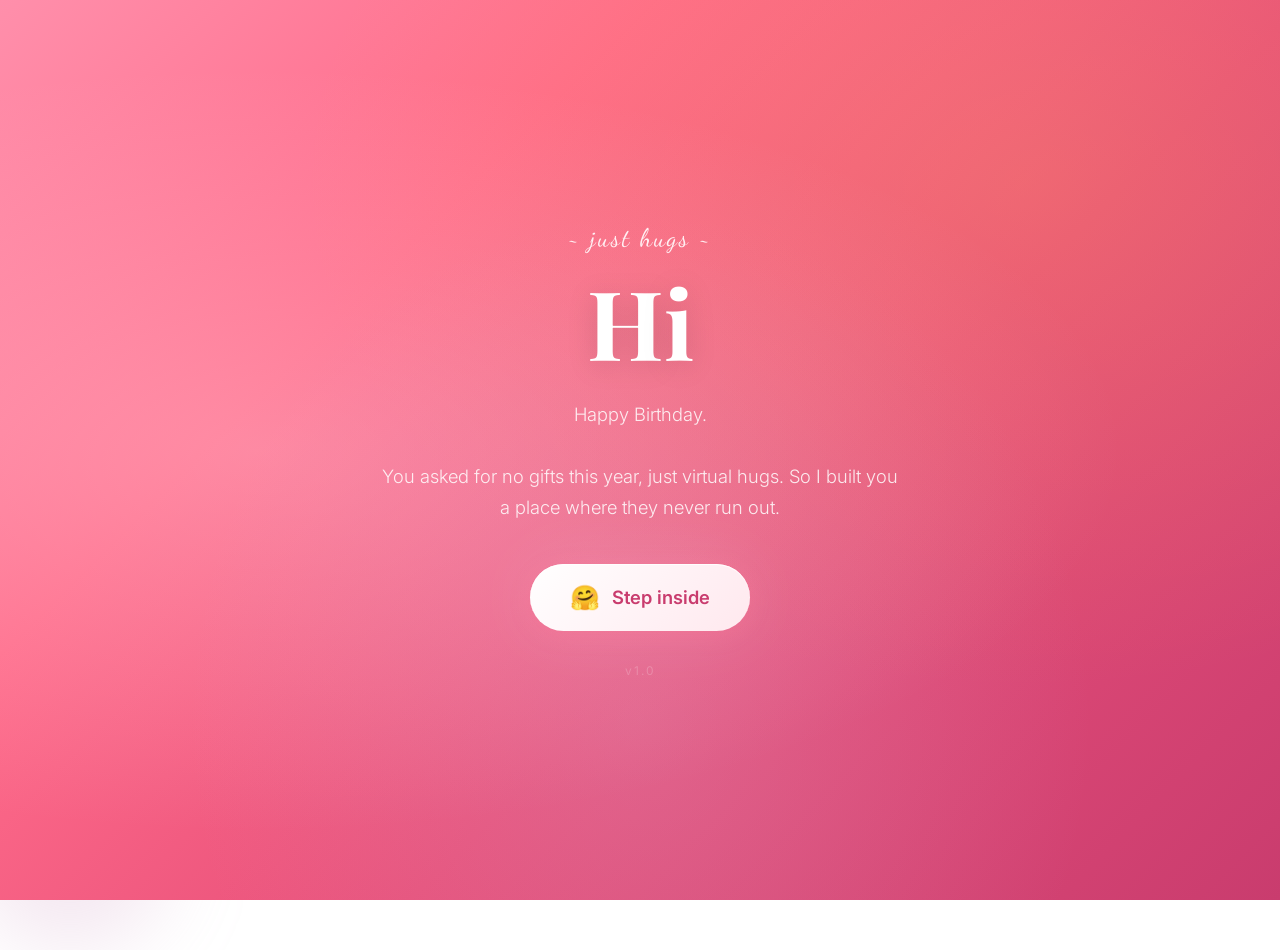
<file: index.html>
<!DOCTYPE html>
<html lang="en">

<head>
  <meta charset="UTF-8">
  <meta name="viewport" content="width=device-width, initial-scale=1.0">
  <title>Happy Birthday 🎂 | A Warm Hug For You</title>
  <meta name="description"
    content="A special birthday website filled with warm virtual hugs and inspiring medical quotes from your favorite shows.">
  <link rel="icon"
    href="data:image/svg+xml,<svg xmlns='http://www.w3.org/2000/svg' viewBox='0 0 100 100'><text y='.9em' font-size='90'>🤗</text></svg>">
  <link rel="stylesheet" href="style.css">
</head>

<body>

  <!-- Decorative blobs -->
  <div class="landing__decoration landing__decoration--1"></div>
  <div class="landing__decoration landing__decoration--2"></div>
  <div class="landing__decoration landing__decoration--3"></div>

  <!-- Floating particles -->
  <div class="particles-container" id="particles"></div>

  <!-- Page transition -->
  <div class="page-transition" id="pageTransition"></div>

  <!-- Main Content -->
  <main class="landing">
    <div class="landing__content">

      <p class="landing__pretitle" style="letter-spacing: 2px;">~ just hugs ~</p>

      <h1 class="landing__title" id="birthdayTitle" style="margin-top: 1rem;">
        Hi
      </h1>

      <p class="landing__subtitle"
        style="max-width: 550px; width: 100%; box-sizing: border-box; line-height: 1.7; margin: 0 auto 2.5rem auto; padding: 0 1rem; text-align: center; color: rgba(255,255,255,0.85);">
        Happy Birthday.<br><br>
        You asked for no gifts this year, just virtual hugs. So I built you a place where they never run out.
      </p>

      <div class="landing__cta" style="display: flex; flex-direction: column; align-items: center;">
        <a href="hugs.html" class="btn-hug" id="enterBtn" style="padding: 1.2rem 2.5rem;">
          <span class="btn-hug__icon">🤗</span>
          <span>Step inside</span>
        </a>

        <div id="hiddenBlurb"
          style="display: none; margin-top: 2.5rem; font-style: italic; font-size: 0.95rem; color: rgba(255,255,255,0.7); max-width: 450px; line-height: 1.6; text-align: center;">
          (It’ll evolve over time. We can turn it into a Pomodoro timer, connect your Anki decks, or fill it with chill
          background songs. Whatever makes your days a little easier, We’ll build it together, Promise<br><br>
          P.S. Because you found this, the rest of the quotes are now unlocked.)
        </div>

        <button id="easterEggBtn" title="v1.0"
          style="background: none; border: none; color: rgba(255,255,255,0.2); font-size: 0.75rem; cursor: pointer; letter-spacing: 2px; margin-top: 2rem; transition: opacity 0.3s ease;">
          v1.0
        </button>
      </div>

    </div>
  </main>

  <script>
    // ===== Letter-by-letter title animation =====
    const titleEl = document.getElementById('birthdayTitle');
    const text = titleEl.textContent.trim();
    titleEl.innerHTML = '';

    text.split('').forEach((char, i) => {
      const span = document.createElement('span');
      span.className = 'letter';
      span.textContent = char === ' ' ? '\u00A0' : char;
      span.style.animationDelay = `${0.6 + i * 0.05}s`;
      titleEl.appendChild(span);
    });

    // ===== Floating Particles =====
    const particlesContainer = document.getElementById('particles');
    const particleTypes = ['heart', 'sparkle', 'star'];
    const particleColors = [
      'rgba(255, 255, 255, 0.5)',
      'rgba(255, 214, 224, 0.6)',
      'rgba(255, 213, 79, 0.4)',
      'rgba(255, 182, 193, 0.5)',
      'rgba(212, 196, 232, 0.4)',
    ];

    function createParticle() {
      const p = document.createElement('div');
      const type = particleTypes[Math.floor(Math.random() * particleTypes.length)];
      p.className = `particle particle--${type}`;

      const size = 10 + Math.random() * 18;
      const x = Math.random() * 100;
      const duration = 12 + Math.random() * 20;
      const drift = -40 + Math.random() * 80;
      const opacity = 0.2 + Math.random() * 0.35;
      const color = particleColors[Math.floor(Math.random() * particleColors.length)];

      p.style.cssText = `
        left: ${x}%;
        font-size: ${size}px;
        color: ${color};
        animation-duration: ${duration}s;
        animation-delay: ${Math.random() * 8}s;
        --drift: ${drift}px;
        --particle-opacity: ${opacity};
      `;

      particlesContainer.appendChild(p);

      // Remove and recreate
      setTimeout(() => {
        p.remove();
        createParticle();
      }, (duration + 8) * 1000);
    }

    // Spawn initial particles
    for (let i = 0; i < 25; i++) {
      setTimeout(createParticle, i * 300);
    }

    // ===== Page transition on CTA click =====
    const enterBtn = document.getElementById('enterBtn');
    const pageTransition = document.getElementById('pageTransition');

    let quotesUnlocked = false;

    enterBtn.addEventListener('click', (e) => {
      e.preventDefault();
      pageTransition.classList.add('page-transition--enter');
      setTimeout(() => {
        window.location.href = quotesUnlocked ? 'hugs.html?unlocked=1' : 'hugs.html';
      }, 400);
    });

    // ===== Easter Egg Reveal =====
    const easterEggBtn = document.getElementById('easterEggBtn');
    const hiddenBlurb = document.getElementById('hiddenBlurb');
    if (easterEggBtn && hiddenBlurb) {
      easterEggBtn.addEventListener('click', () => {
        if (hiddenBlurb.style.display === 'none') {
          hiddenBlurb.style.display = 'block';
          hiddenBlurb.animate([
            { opacity: 0, transform: 'translateY(-10px)' }, 
            { opacity: 1, transform: 'translateY(0)' }
          ], { duration: 600, fill: 'forwards' });
          easterEggBtn.style.opacity = '0.05';
          easterEggBtn.style.cursor = 'default';
          
          // Flag the quotes to be unlocked for this session
          quotesUnlocked = true;
        }
      });
    }
  </script>

</body>

</html>
</file>
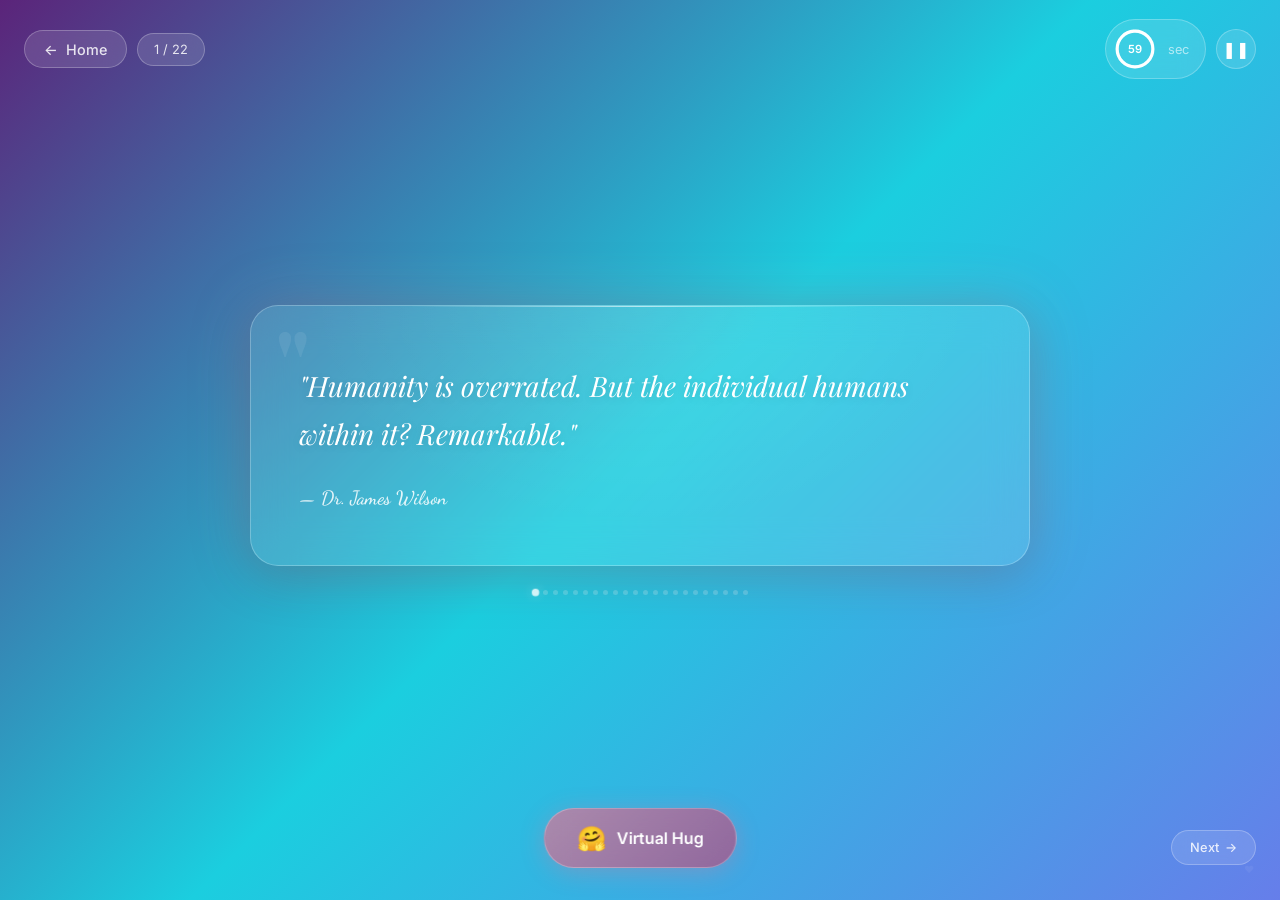
<file: hugs.html>
<!DOCTYPE html>
<html lang="en">
<head>
  <meta charset="UTF-8">
  <meta name="viewport" content="width=device-width, initial-scale=1.0">
  <title>Virtual Hugs & Healing Words 🤗</title>
  <meta name="description" content="Warm virtual hugs and inspiring medical quotes — a birthday gift wrapped in love.">
  <link rel="icon" href="data:image/svg+xml,<svg xmlns='http://www.w3.org/2000/svg' viewBox='0 0 100 100'><text y='.9em' font-size='90'>🤗</text></svg>">
  <link rel="stylesheet" href="style.css">
</head>
<body>

  <!-- ═══ Background Gradient Layers (crossfade) ═══ -->
  <div class="bg-gradient bg-gradient--current" id="bgCurrent"></div>
  <div class="bg-gradient bg-gradient--next" id="bgNext"></div>
  <div class="bg-overlay"></div>

  <!-- ═══ Ambient Particles ═══ -->
  <div class="particles-container" id="particles"></div>

  <!-- ═══ Top Controls Bar ═══ -->
  <header class="controls-bar">
    <div class="controls-bar__left">
      <a href="index.html" class="btn-back" id="btnBack">
        <span>←</span>
        <span>Home</span>
      </a>
      <span class="quote-counter" id="quoteCounter">1 / 40</span>
    </div>

    <div class="controls-bar__right">
      <!-- Timer Widget -->
      <div class="timer-widget">
        <div class="timer-circle">
          <svg class="timer-circle__svg" viewBox="0 0 40 40">
            <circle class="timer-circle__track" cx="20" cy="20" r="17" />
            <circle
              class="timer-circle__progress"
              id="timerProgress"
              cx="20" cy="20" r="17"
              stroke-dasharray="106.81"
              stroke-dashoffset="0"
            />
          </svg>
          <span class="timer-circle__text" id="timerText">60</span>
        </div>
        <span style="font-size: 0.8rem; color: rgba(255,255,255,0.6); font-weight: 400;">sec</span>
      </div>

      <!-- Pause / Play -->
      <button class="btn-pause" id="btnPause" aria-label="Pause">
        <span id="btnPauseIcon">❚❚</span>
      </button>
    </div>
  </header>

  <!-- ═══ Main Quote Section ═══ -->
  <main class="hugs-page">
    <section class="quote-section">

      <div class="quote-card" id="quoteCard">
        <span class="quote-card__mark">"</span>

        <p class="quote-card__text" id="quoteText">
          "It's a beautiful day to save lives."
        </p>

        <div class="quote-card__source" id="quoteSource">
          — Derek Shepherd
          <span class="quote-card__show" id="quoteShow">Grey's Anatomy</span>
        </div>

        <span class="custom-badge" id="customBadge">✨ Your Custom Message</span>
      </div>

      <!-- Navigation Dots -->
      <div class="quote-dots" id="quoteDots"></div>

    </section>
  </main>

  <!-- ═══ Hug Button ═══ -->
  <div class="hug-section">
    <button class="btn-send-hug" id="btnHug">
      <span class="btn-send-hug__emoji">🤗</span>
      <span id="btnHugText">Virtual Hug</span>
    </button>
  </div>

  <!-- Hug Counter -->
  <div class="hug-counter" id="hugCounter">
    🤗 <span id="hugCounterNum">0</span> hugs sent with love
  </div>

  <!-- ═══ Skip Button ═══ -->
  <button class="btn-skip" id="btnSkip">
    <span>Next</span>
    <span>→</span>
  </button>

  <!-- ═══ Hug Animation Overlay ═══ -->
  <div class="hug-overlay" id="hugOverlay"></div>

  <!-- ═══ Easter Egg (hidden) ═══ -->
  <button class="easter-egg" id="easterEgg" aria-label="Secret">♥</button>

  <!-- ═══ Easter Egg Modal ═══ -->
  <div class="ee-modal" id="eeModal">
    <div class="ee-modal__backdrop"></div>
    <div class="ee-modal__card">
      <h2 class="ee-modal__title">🎉 You found the secret!</h2>
      <p class="ee-modal__subtitle">Write your own warm message to display as the current quote.</p>
      <textarea
        class="ee-modal__input"
        id="eeInput"
        placeholder="Type something beautiful..."
        maxlength="300"
      ></textarea>
      <div class="ee-modal__actions">
        <button class="ee-modal__btn ee-modal__btn--cancel" id="eeBtnCancel">Cancel</button>
        <button class="ee-modal__btn ee-modal__btn--submit" id="eeBtnSubmit">✨ Display It</button>
      </div>
    </div>
  </div>

  <!-- ═══ Script ═══ -->
  <script src="hugs.js"></script>

</body>
</html>
</file>
<file: style.css>
/* ============================================
   BIRTHDAY HUGS — Design System & Styles
   A warm, premium birthday experience
   ============================================ */

/* ---------- Google Fonts via @import ---------- */
@import url('https://fonts.googleapis.com/css2?family=Playfair+Display:ital,wght@0,400;0,600;0,700;1,400;1,600&family=Inter:wght@300;400;500;600&family=Dancing+Script:wght@400;600;700&display=swap');

/* ---------- Design Tokens ---------- */
:root {
  --pink-100: #FFF0F3;
  --pink-200: #FFD6E0;
  --pink-300: #FFB5C2;
  --pink-400: #FF8FAB;
  --pink-500: #FF6B8A;
  --pink-600: #E8507A;
  --pink-700: #C93C6E;

  --coral-400: #FF8A80;
  --coral-500: #FF6B6B;

  --peach-300: #FFE0CC;
  --peach-400: #FFDAB9;
  --peach-500: #FFCBA4;

  --gold-400: #FFD54F;
  --gold-500: #FFD700;

  --lavender-300: #E8DEF8;
  --lavender-400: #D4C4E8;
  --lavender-500: #C4B0DB;

  --mauve-400: #D4A5C7;
  --mauve-500: #C993B8;

  --cream: #FFF9F5;
  --warm-white: #FFFAF7;

  --text-dark: #3D2C2C;
  --text-medium: #6B5555;
  --text-light: #FFFFFF;
  --text-light-soft: rgba(255, 255, 255, 0.85);

  --glass-bg: rgba(255, 255, 255, 0.12);
  --glass-bg-strong: rgba(255, 255, 255, 0.2);
  --glass-border: rgba(255, 255, 255, 0.25);
  --glass-border-strong: rgba(255, 255, 255, 0.4);

  --shadow-soft: 0 8px 32px rgba(0, 0, 0, 0.08);
  --shadow-medium: 0 12px 48px rgba(0, 0, 0, 0.12);
  --shadow-glow-pink: 0 0 60px rgba(255, 107, 138, 0.25);
  --shadow-glow-warm: 0 0 60px rgba(255, 183, 77, 0.2);

  --font-display: 'Playfair Display', Georgia, serif;
  --font-body: 'Inter', system-ui, sans-serif;
  --font-accent: 'Dancing Script', cursive;

  --ease-out-expo: cubic-bezier(0.16, 1, 0.3, 1);
  --ease-out-back: cubic-bezier(0.34, 1.56, 0.64, 1);
  --ease-in-out: cubic-bezier(0.4, 0, 0.2, 1);
  --duration-fast: 0.3s;
  --duration-normal: 0.6s;
  --duration-slow: 1.2s;
  --duration-slower: 2s;
}

/* ---------- Reset ---------- */
*,
*::before,
*::after {
  margin: 0;
  padding: 0;
  box-sizing: border-box;
}

html {
  scroll-behavior: smooth;
  -webkit-font-smoothing: antialiased;
  -moz-osx-font-smoothing: grayscale;
}

body {
  font-family: var(--font-body);
  color: var(--text-light);
  overflow: hidden;
  width: 100vw;
  height: 100vh;
  position: relative;
}

a {
  text-decoration: none;
  color: inherit;
}

button {
  font-family: var(--font-body);
  cursor: pointer;
  border: none;
  outline: none;
  background: none;
}

/* ---------- Shared Background Layer ---------- */
.bg-canvas {
  position: fixed;
  inset: 0;
  z-index: -2;
  transition: opacity var(--duration-slower) var(--ease-in-out);
}

.bg-canvas--active {
  opacity: 1;
}

.bg-canvas--hidden {
  opacity: 0;
}

/* ---------- Floating Particles (Hearts & Sparkles) ---------- */
.particles-container {
  position: fixed;
  inset: 0;
  z-index: -1;
  pointer-events: none;
  overflow: hidden;
}

.particle {
  position: absolute;
  animation: particleFloat linear infinite;
  opacity: 0;
  pointer-events: none;
  filter: blur(0.5px);
}

.particle--heart::before {
  content: '♥';
  font-size: inherit;
  color: inherit;
}

.particle--sparkle::before {
  content: '✦';
  font-size: inherit;
  color: inherit;
}

.particle--star::before {
  content: '✧';
  font-size: inherit;
  color: inherit;
}

.particle--dot {
  border-radius: 50%;
  background: currentColor;
}

@keyframes particleFloat {
  0% {
    transform: translateY(110vh) translateX(0) rotate(0deg) scale(0.5);
    opacity: 0;
  }
  5% {
    opacity: var(--particle-opacity, 0.4);
  }
  50% {
    transform: translateY(50vh) translateX(var(--drift, 30px)) rotate(180deg) scale(1);
  }
  95% {
    opacity: var(--particle-opacity, 0.4);
  }
  100% {
    transform: translateY(-10vh) translateX(calc(var(--drift, 30px) * -1)) rotate(360deg) scale(0.5);
    opacity: 0;
  }
}

/* ============================================
   LANDING PAGE
   ============================================ */
.landing {
  display: flex;
  flex-direction: column;
  align-items: center;
  justify-content: center;
  min-height: 100vh;
  background: linear-gradient(135deg, #FF8FAB 0%, #FF6B8A 30%, #E8507A 60%, #C93C6E 100%);
  position: relative;
  text-align: center;
  padding: 2rem;
}

.landing::before {
  content: '';
  position: absolute;
  inset: 0;
  background:
    radial-gradient(ellipse at 20% 50%, rgba(255, 214, 224, 0.3) 0%, transparent 60%),
    radial-gradient(ellipse at 80% 20%, rgba(255, 183, 77, 0.2) 0%, transparent 50%),
    radial-gradient(ellipse at 50% 80%, rgba(212, 165, 199, 0.25) 0%, transparent 50%);
  pointer-events: none;
}

.landing__content {
  position: relative;
  z-index: 1;
  max-width: 700px;
}

/* Title animation */
.landing__pretitle {
  font-family: var(--font-accent);
  font-size: 1.6rem;
  color: var(--pink-100);
  margin-bottom: 0.5rem;
  opacity: 0;
  animation: fadeSlideUp 1s var(--ease-out-expo) 0.3s forwards;
}

.landing__title {
  font-family: var(--font-display);
  font-size: clamp(3rem, 8vw, 6rem);
  font-weight: 700;
  line-height: 1.1;
  margin-bottom: 1.5rem;
  text-shadow: 0 4px 30px rgba(0, 0, 0, 0.15);
}

.landing__title .letter {
  display: inline-block;
  opacity: 0;
  transform: translateY(40px) rotate(-5deg);
  animation: letterReveal 0.6s var(--ease-out-back) forwards;
}

.landing__subtitle {
  font-family: var(--font-body);
  font-size: 1.15rem;
  font-weight: 300;
  color: var(--text-light-soft);
  line-height: 1.7;
  margin-bottom: 3rem;
  opacity: 0;
  animation: fadeSlideUp 1s var(--ease-out-expo) 1.5s forwards;
  max-width: 520px;
  margin-left: auto;
  margin-right: auto;
}

.landing__cta {
  opacity: 0;
  animation: fadeSlideUp 1s var(--ease-out-expo) 2s forwards;
}

/* CTA Button */
.btn-hug {
  display: inline-flex;
  align-items: center;
  gap: 0.75rem;
  padding: 1.1rem 2.8rem;
  font-family: var(--font-body);
  font-size: 1.15rem;
  font-weight: 600;
  color: var(--pink-700);
  background: linear-gradient(135deg, #FFFFFF 0%, #FFE8EE 100%);
  border-radius: 60px;
  box-shadow:
    0 4px 20px rgba(255, 107, 138, 0.3),
    0 0 60px rgba(255, 255, 255, 0.15),
    inset 0 1px 0 rgba(255, 255, 255, 0.9);
  transition: all 0.4s var(--ease-out-back);
  position: relative;
  overflow: hidden;
}

.btn-hug::before {
  content: '';
  position: absolute;
  inset: 0;
  background: linear-gradient(135deg, transparent 0%, rgba(255, 107, 138, 0.1) 100%);
  opacity: 0;
  transition: opacity 0.4s ease;
}

.btn-hug:hover {
  transform: translateY(-3px) scale(1.03);
  box-shadow:
    0 8px 30px rgba(255, 107, 138, 0.4),
    0 0 80px rgba(255, 255, 255, 0.2),
    inset 0 1px 0 rgba(255, 255, 255, 0.9);
}

.btn-hug:hover::before {
  opacity: 1;
}

.btn-hug:active {
  transform: translateY(-1px) scale(0.98);
}

.btn-hug__icon {
  font-size: 1.5rem;
  animation: pulse 2s ease-in-out infinite;
}

@keyframes pulse {
  0%, 100% { transform: scale(1); }
  50% { transform: scale(1.15); }
}

/* Landing page decorative elements */
.landing__decoration {
  position: absolute;
  border-radius: 50%;
  filter: blur(40px);
  pointer-events: none;
  animation: decorFloat 8s ease-in-out infinite alternate;
}

.landing__decoration--1 {
  width: 300px;
  height: 300px;
  background: rgba(255, 213, 79, 0.2);
  top: -100px;
  right: -50px;
  animation-delay: 0s;
}

.landing__decoration--2 {
  width: 200px;
  height: 200px;
  background: rgba(212, 165, 199, 0.25);
  bottom: -50px;
  left: -30px;
  animation-delay: -3s;
}

.landing__decoration--3 {
  width: 150px;
  height: 150px;
  background: rgba(255, 218, 185, 0.2);
  top: 40%;
  left: 10%;
  animation-delay: -5s;
}

@keyframes decorFloat {
  0% { transform: translate(0, 0) scale(1); }
  100% { transform: translate(30px, -20px) scale(1.15); }
}

/* ============================================
   HUGS PAGE — Main Layout
   ============================================ */
.hugs-page {
  display: flex;
  flex-direction: column;
  align-items: center;
  justify-content: center;
  min-height: 100vh;
  position: relative;
  padding: 2rem;
}

/* Background layers for crossfade */
.bg-gradient {
  position: fixed;
  inset: 0;
  z-index: -2;
  transition: opacity var(--duration-slower) var(--ease-in-out);
}

.bg-gradient--current {
  opacity: 1;
}

.bg-gradient--next {
  opacity: 0;
}

.bg-overlay {
  position: fixed;
  inset: 0;
  z-index: -1;
  pointer-events: none;
}

.bg-overlay::before {
  content: '';
  position: absolute;
  inset: 0;
    radial-gradient(ellipse at 30% 40%, rgba(255, 255, 255, 0.08) 0%, transparent 60%),
    radial-gradient(ellipse at 70% 60%, rgba(255, 255, 255, 0.05) 0%, transparent 50%);
}

/* ---------- Top Controls ---------- */
.controls-bar {
  position: fixed;
  top: 0;
  left: 0;
  right: 0;
  display: flex;
  align-items: center;
  justify-content: space-between;
  padding: 1.2rem 1.5rem;
  z-index: 10;
  gap: 0.5rem;
}

.controls-bar__left {
  display: flex;
  align-items: center;
  gap: 0.6rem;
  flex-shrink: 0;
}

.controls-bar__right {
  display: flex;
  align-items: center;
  gap: 0.6rem;
  flex-shrink: 0;
}

/* Back button */
.btn-back {
  display: flex;
  align-items: center;
  gap: 0.5rem;
  padding: 0.6rem 1.2rem;
  font-size: 0.9rem;
  font-weight: 500;
  color: var(--text-light-soft);
  background: var(--glass-bg);
  backdrop-filter: blur(12px);
  -webkit-backdrop-filter: blur(12px);
  border: 1px solid var(--glass-border);
  border-radius: 30px;
  transition: all var(--duration-fast) ease;
}

.btn-back:hover {
  background: var(--glass-bg-strong);
  color: var(--text-light);
  transform: translateX(-2px);
}

/* Timer */
.timer-widget {
  display: flex;
  align-items: center;
  gap: 0.75rem;
  padding: 0.5rem 1rem 0.5rem 0.5rem;
  background: var(--glass-bg);
  backdrop-filter: blur(12px);
  -webkit-backdrop-filter: blur(12px);
  border: 1px solid var(--glass-border);
  border-radius: 40px;
}

.timer-circle {
  width: 42px;
  height: 42px;
  position: relative;
}

.timer-circle__svg {
  width: 100%;
  height: 100%;
  transform: rotate(-90deg);
}

.timer-circle__track {
  fill: none;
  stroke: rgba(255, 255, 255, 0.15);
  stroke-width: 3;
}

.timer-circle__progress {
  fill: none;
  stroke: var(--text-light);
  stroke-width: 3;
  stroke-linecap: round;
  transition: stroke-dashoffset 1s linear;
}

.timer-circle__text {
  position: absolute;
  inset: 0;
  display: flex;
  align-items: center;
  justify-content: center;
  font-size: 0.7rem;
  font-weight: 600;
  color: var(--text-light);
}

/* Pause / Play Button */
.btn-pause {
  width: 40px;
  height: 40px;
  display: flex;
  align-items: center;
  justify-content: center;
  background: var(--glass-bg);
  backdrop-filter: blur(12px);
  -webkit-backdrop-filter: blur(12px);
  border: 1px solid var(--glass-border);
  border-radius: 50%;
  color: var(--text-light);
  font-size: 1rem;
  transition: all var(--duration-fast) ease;
}

.btn-pause:hover {
  background: var(--glass-bg-strong);
  transform: scale(1.1);
}

/* Quote Counter */
.quote-counter {
  font-size: 0.8rem;
  font-weight: 400;
  color: var(--text-light-soft);
  padding: 0.5rem 1rem;
  background: var(--glass-bg);
  backdrop-filter: blur(12px);
  -webkit-backdrop-filter: blur(12px);
  border: 1px solid var(--glass-border);
  border-radius: 20px;
}

/* ---------- Quote Card ---------- */
.quote-section {
  flex: 1;
  display: flex;
  flex-direction: column;
  align-items: center;
  justify-content: center;
  width: 100%;
  max-width: 780px;
  margin: 0 auto;
  position: relative;
}

.quote-card {
  width: 100%;
  padding: 3.5rem 3rem;
  background: var(--glass-bg);
  backdrop-filter: blur(20px);
  -webkit-backdrop-filter: blur(20px);
  border: 1px solid var(--glass-border);
  border-radius: 28px;
  box-shadow: var(--shadow-medium), var(--shadow-glow-pink);
  position: relative;
  overflow: hidden;
  transition: transform var(--duration-normal) var(--ease-out-expo);
}

.quote-card::before {
  content: '';
  position: absolute;
  top: -1px;
  left: 20%;
  right: 20%;
  height: 2px;
  background: linear-gradient(90deg, transparent, rgba(255, 255, 255, 0.6), transparent);
  border-radius: 2px;
}

.quote-card::after {
  content: '';
  position: absolute;
  inset: 0;
  background: radial-gradient(ellipse at 50% 0%, rgba(255, 255, 255, 0.06) 0%, transparent 60%);
  pointer-events: none;
}

/* Quote mark decoration */
.quote-card__mark {
  font-family: var(--font-display);
  font-size: 6rem;
  font-weight: 700;
  line-height: 1;
  color: rgba(255, 255, 255, 0.08);
  position: absolute;
  top: 0.5rem;
  left: 1.5rem;
  pointer-events: none;
  user-select: none;
}

.quote-card__text {
  font-family: var(--font-display);
  font-size: clamp(1.3rem, 2.5vw, 1.75rem);
  font-weight: 400;
  font-style: italic;
  line-height: 1.7;
  color: var(--text-light);
  text-shadow: 0 2px 10px rgba(0, 0, 0, 0.1);
  position: relative;
  z-index: 1;
  transition: opacity var(--duration-normal) var(--ease-in-out),
              transform var(--duration-normal) var(--ease-out-expo);
}

.quote-card__source {
  margin-top: 1.8rem;
  font-family: var(--font-accent);
  font-size: 1.2rem;
  font-weight: 600;
  color: var(--text-light-soft);
  position: relative;
  z-index: 1;
  transition: opacity var(--duration-normal) var(--ease-in-out),
              transform var(--duration-normal) var(--ease-out-expo);
}

.quote-card__show {
  display: block;
  margin-top: 0.3rem;
  font-family: var(--font-body);
  font-size: 0.85rem;
  font-weight: 400;
  color: rgba(255, 255, 255, 0.5);
  letter-spacing: 0.5px;
  text-transform: uppercase;
}

/* Quote transition states */
.quote-card--exit .quote-card__text,
.quote-card--exit .quote-card__source {
  opacity: 0;
  transform: translateY(-20px);
}

.quote-card--enter .quote-card__text,
.quote-card--enter .quote-card__source {
  opacity: 0;
  transform: translateY(20px);
}

/* ---------- Hug Button ---------- */
.hug-section {
  position: fixed;
  bottom: 2rem;
  left: 50%;
  transform: translateX(-50%);
  z-index: 10;
  display: flex;
  flex-direction: column;
  align-items: center;
  gap: 0.5rem;
}

.btn-send-hug {
  display: flex;
  align-items: center;
  gap: 0.6rem;
  padding: 0.9rem 2rem;
  font-size: 1rem;
  font-weight: 600;
  color: var(--text-light);
  background: linear-gradient(135deg, rgba(255, 107, 138, 0.6) 0%, rgba(201, 60, 110, 0.6) 100%);
  backdrop-filter: blur(12px);
  -webkit-backdrop-filter: blur(12px);
  border: 1px solid rgba(255, 255, 255, 0.25);
  border-radius: 60px;
  box-shadow: 0 4px 24px rgba(255, 107, 138, 0.3);
  transition: all 0.4s var(--ease-out-back);
  position: relative;
  overflow: hidden;
  white-space: nowrap;
}

.btn-send-hug::before {
  content: '';
  position: absolute;
  inset: -2px;
  background: linear-gradient(135deg, rgba(255, 255, 255, 0.3) 0%, transparent 50%, rgba(255, 255, 255, 0.1) 100%);
  border-radius: inherit;
  opacity: 0;
  transition: opacity 0.4s ease;
  z-index: -1;
}

.btn-send-hug:hover {
  transform: translateY(-3px) scale(1.05);
  box-shadow: 0 8px 40px rgba(255, 107, 138, 0.4);
}

.btn-send-hug:hover::before {
  opacity: 1;
}

.btn-send-hug:active {
  transform: translateY(-1px) scale(0.97);
}

.btn-send-hug__emoji {
  font-size: 1.5rem;
  animation: hugWiggle 3s ease-in-out infinite;
}

@keyframes hugWiggle {
  0%, 100% { transform: rotate(0deg); }
  15% { transform: rotate(-10deg); }
  30% { transform: rotate(10deg); }
  45% { transform: rotate(-5deg); }
  60% { transform: rotate(0deg); }
}

/* ---------- Hug Animation Overlay ---------- */
.hug-overlay {
  position: fixed;
  inset: 0;
  z-index: 100;
  pointer-events: none;
  opacity: 0;
  transition: opacity 0.5s ease;
}

.hug-overlay--active {
  opacity: 1;
  pointer-events: auto;
}

.hug-overlay__warmth {
  position: absolute;
  inset: 0;
  background: radial-gradient(
    ellipse at center,
    rgba(255, 182, 193, 0.5) 0%,
    rgba(255, 107, 138, 0.3) 30%,
    rgba(201, 60, 110, 0.15) 60%,
    transparent 80%
  );
  animation: warmPulse 2s ease-in-out;
}

@keyframes warmPulse {
  0% { transform: scale(0.3); opacity: 0; }
  40% { transform: scale(1.1); opacity: 1; }
  100% { transform: scale(1.3); opacity: 0; }
}

/* Arms */
.hug-overlay__arm {
  position: absolute;
  top: 50%;
  width: 45%;
  height: 200px;
  border-radius: 100px;
  opacity: 0;
}

.hug-overlay__arm--left {
  left: -45%;
  transform: translateY(-50%) rotate(15deg);
  background: linear-gradient(90deg, rgba(255, 200, 210, 0.7), rgba(255, 182, 193, 0.4));
  border: 2px solid rgba(255, 255, 255, 0.2);
  animation: armLeft 2.5s var(--ease-out-expo) forwards;
}

.hug-overlay__arm--right {
  right: -45%;
  transform: translateY(-50%) rotate(-15deg);
  background: linear-gradient(-90deg, rgba(255, 200, 210, 0.7), rgba(255, 182, 193, 0.4));
  border: 2px solid rgba(255, 255, 255, 0.2);
  animation: armRight 2.5s var(--ease-out-expo) forwards;
}

@keyframes armLeft {
  0% { left: -45%; opacity: 0; }
  20% { opacity: 0.8; }
  50% { left: 5%; opacity: 0.9; }
  70% { left: 8%; opacity: 0.7; }
  100% { left: -45%; opacity: 0; }
}

@keyframes armRight {
  0% { right: -45%; opacity: 0; }
  20% { opacity: 0.8; }
  50% { right: 5%; opacity: 0.9; }
  70% { right: 8%; opacity: 0.7; }
  100% { right: -45%; opacity: 0; }
}

/* Hug message */
.hug-overlay__message {
  position: absolute;
  top: 50%;
  left: 50%;
  transform: translate(-50%, -50%) scale(0.5);
  font-family: var(--font-accent);
  font-size: clamp(2rem, 5vw, 3.5rem);
  font-weight: 700;
  color: var(--text-light);
  text-shadow: 0 4px 30px rgba(255, 107, 138, 0.5);
  white-space: nowrap;
  opacity: 0;
  animation: hugMessage 2.5s var(--ease-out-expo) forwards;
}

@keyframes hugMessage {
  0% { transform: translate(-50%, -50%) scale(0.5); opacity: 0; }
  30% { transform: translate(-50%, -50%) scale(1.1); opacity: 1; }
  50% { transform: translate(-50%, -50%) scale(1); opacity: 1; }
  80% { opacity: 1; }
  100% { transform: translate(-50%, -50%) scale(1.05); opacity: 0; }
}

/* Hug hearts burst */
.hug-heart {
  position: absolute;
  font-size: 1.5rem;
  pointer-events: none;
  animation: hugHeartBurst 2s var(--ease-out-expo) forwards;
}

@keyframes hugHeartBurst {
  0% {
    transform: translate(0, 0) scale(0) rotate(0deg);
    opacity: 0;
  }
  20% {
    opacity: 1;
    transform: translate(var(--hx), var(--hy)) scale(1) rotate(var(--hr));
  }
  100% {
    transform: translate(calc(var(--hx) * 2), calc(var(--hy) * 2 - 100px)) scale(0.3) rotate(calc(var(--hr) * 2));
    opacity: 0;
  }
}

/* Hug counter badge — now inside .hug-section via flex */
.hug-counter {
  font-family: var(--font-accent);
  font-size: 0.85rem;
  color: var(--text-light-soft);
  opacity: 0;
  transition: opacity 0.5s ease;
  text-align: center;
  white-space: nowrap;
}

.hug-counter--visible {
  opacity: 1;
}

/* ---------- Easter Egg ---------- */
.easter-egg {
  position: fixed;
  bottom: 1.2rem;
  right: 1.2rem;
  width: 24px;
  height: 24px;
  display: flex;
  align-items: center;
  justify-content: center;
  font-size: 10px;
  color: rgba(255, 255, 255, 0.06);
  cursor: default;
  z-index: 15;
  transition: all 0.4s ease;
  border-radius: 50%;
  user-select: none;
}

.easter-egg:hover {
  color: rgba(255, 255, 255, 0.15);
}

.easter-egg--found {
  color: rgba(255, 255, 255, 0.5) !important;
  animation: easterEggPulse 1s ease;
}

@keyframes easterEggPulse {
  0%, 100% { transform: scale(1); }
  50% { transform: scale(1.5); }
}

/* Easter Egg Modal */
.ee-modal {
  position: fixed;
  inset: 0;
  z-index: 200;
  display: flex;
  align-items: center;
  justify-content: center;
  opacity: 0;
  pointer-events: none;
  transition: opacity 0.4s ease;
}

.ee-modal--open {
  opacity: 1;
  pointer-events: auto;
}

.ee-modal__backdrop {
  position: absolute;
  inset: 0;
  background: rgba(0, 0, 0, 0.5);
  backdrop-filter: blur(8px);
  -webkit-backdrop-filter: blur(8px);
}

.ee-modal__card {
  position: relative;
  width: 90%;
  max-width: 480px;
  padding: 2.5rem;
  background: linear-gradient(135deg, rgba(255, 182, 193, 0.3), rgba(201, 60, 110, 0.2));
  backdrop-filter: blur(24px);
  -webkit-backdrop-filter: blur(24px);
  border: 1px solid var(--glass-border-strong);
  border-radius: 24px;
  box-shadow: var(--shadow-medium);
  transform: translateY(20px) scale(0.95);
  transition: transform 0.5s var(--ease-out-back);
}

.ee-modal--open .ee-modal__card {
  transform: translateY(0) scale(1);
}

.ee-modal__title {
  font-family: var(--font-accent);
  font-size: 1.6rem;
  color: var(--text-light);
  margin-bottom: 0.5rem;
}

.ee-modal__subtitle {
  font-size: 0.9rem;
  color: var(--text-light-soft);
  margin-bottom: 1.5rem;
}

.ee-modal__input {
  width: 100%;
  padding: 1rem 1.2rem;
  font-family: var(--font-body);
  font-size: 1rem;
  color: var(--text-light);
  background: rgba(255, 255, 255, 0.1);
  border: 1px solid var(--glass-border);
  border-radius: 14px;
  outline: none;
  transition: border-color 0.3s ease, background 0.3s ease;
  resize: vertical;
  min-height: 80px;
}

.ee-modal__input::placeholder {
  color: rgba(255, 255, 255, 0.35);
}

.ee-modal__input:focus {
  border-color: var(--pink-400);
  background: rgba(255, 255, 255, 0.15);
}

.ee-modal__actions {
  display: flex;
  gap: 0.75rem;
  margin-top: 1.2rem;
  justify-content: flex-end;
}

.ee-modal__btn {
  padding: 0.7rem 1.4rem;
  font-size: 0.9rem;
  font-weight: 600;
  border-radius: 12px;
  transition: all 0.3s ease;
}

.ee-modal__btn--cancel {
  color: var(--text-light-soft);
  background: rgba(255, 255, 255, 0.08);
  border: 1px solid var(--glass-border);
}

.ee-modal__btn--cancel:hover {
  background: rgba(255, 255, 255, 0.15);
}

.ee-modal__btn--submit {
  color: var(--text-light);
  background: linear-gradient(135deg, var(--pink-500), var(--pink-700));
  border: none;
  box-shadow: 0 4px 16px rgba(255, 107, 138, 0.3);
}

.ee-modal__btn--submit:hover {
  transform: translateY(-2px);
  box-shadow: 0 6px 24px rgba(255, 107, 138, 0.4);
}

/* Custom quote badge */
.custom-badge {
  display: none;
  margin-top: 0.8rem;
  padding: 0.3rem 0.8rem;
  font-family: var(--font-accent);
  font-size: 0.8rem;
  color: var(--gold-400);
  background: rgba(255, 215, 0, 0.1);
  border: 1px solid rgba(255, 215, 0, 0.2);
  border-radius: 20px;
  position: relative;
  z-index: 1;
}

.custom-badge--visible {
  display: inline-block;
  animation: fadeSlideUp 0.5s var(--ease-out-expo);
}

/* ============================================
   Shared Animations
   ============================================ */
@keyframes fadeSlideUp {
  0% {
    opacity: 0;
    transform: translateY(20px);
  }
  100% {
    opacity: 1;
    transform: translateY(0);
  }
}

@keyframes letterReveal {
  0% {
    opacity: 0;
    transform: translateY(40px) rotate(-5deg);
  }
  100% {
    opacity: 1;
    transform: translateY(0) rotate(0deg);
  }
}

@keyframes fadeIn {
  0% { opacity: 0; }
  100% { opacity: 1; }
}

@keyframes gentleBob {
  0%, 100% { transform: translateY(0); }
  50% { transform: translateY(-8px); }
}

@keyframes shimmer {
  0% { background-position: -200% center; }
  100% { background-position: 200% center; }
}

/* ============================================
   Navigation Dots (Quote Progress)
   ============================================ */
.quote-dots {
  display: flex;
  gap: 5px;
  margin-top: 1.5rem;
  justify-content: center;
  flex-wrap: wrap;
  max-width: 320px;
}

.quote-dot {
  width: 5px;
  height: 5px;
  border-radius: 50%;
  background: rgba(255, 255, 255, 0.2);
  transition: all 0.4s ease;
  cursor: pointer;
}

.quote-dot--active {
  background: rgba(255, 255, 255, 0.8);
  transform: scale(1.5);
  box-shadow: 0 0 8px rgba(255, 255, 255, 0.3);
}

.quote-dot:hover {
  background: rgba(255, 255, 255, 0.5);
  transform: scale(1.2);
}

/* ============================================
   Skip Button
   ============================================ */
.btn-skip {
  position: fixed;
  bottom: 2.2rem;
  right: 1.5rem;
  display: flex;
  align-items: center;
  gap: 0.4rem;
  padding: 0.55rem 1.1rem;
  font-size: 0.8rem;
  font-weight: 500;
  color: var(--text-light-soft);
  background: var(--glass-bg);
  backdrop-filter: blur(12px);
  -webkit-backdrop-filter: blur(12px);
  border: 1px solid var(--glass-border);
  border-radius: 30px;
  z-index: 10;
  transition: all var(--duration-fast) ease;
}

.btn-skip:hover {
  background: var(--glass-bg-strong);
  color: var(--text-light);
  transform: translateX(3px);
}

/* ============================================
   Responsive
   ============================================ */
@media (max-width: 768px) {
  .landing__title {
    font-size: clamp(2.5rem, 10vw, 4rem);
  }

  .landing__subtitle {
    font-size: 1rem;
    padding: 0 0.5rem;
  }

  .quote-card {
    padding: 2.2rem 1.6rem;
    border-radius: 20px;
  }

  .quote-card__text {
    font-size: 1.15rem;
  }

  .quote-card__mark {
    font-size: 4rem;
  }

  .controls-bar {
    padding: 0.8rem 1rem;
    gap: 0.4rem;
  }

  .btn-back {
    padding: 0.45rem 0.8rem;
    font-size: 0.8rem;
  }

  .quote-counter {
    font-size: 0.7rem;
    padding: 0.35rem 0.7rem;
  }

  .timer-widget {
    padding: 0.35rem 0.6rem 0.35rem 0.35rem;
    gap: 0.4rem;
  }

  .timer-widget span[style] {
    display: none;
  }

  .timer-circle {
    width: 34px;
    height: 34px;
  }

  .btn-pause {
    width: 34px;
    height: 34px;
    font-size: 0.8rem;
  }

  .btn-send-hug {
    padding: 0.75rem 1.6rem;
    font-size: 0.9rem;
  }

  .hug-overlay__message {
    font-size: 1.8rem;
  }

  .hug-section {
    bottom: 1.5rem;
  }

  .btn-skip {
    bottom: 1.8rem;
    right: 1rem;
    padding: 0.45rem 0.9rem;
    font-size: 0.75rem;
  }

  .quote-dots {
    max-width: 240px;
    gap: 4px;
    margin-top: 1rem;
  }

  .quote-dot {
    width: 4px;
    height: 4px;
  }

  .quote-section {
    padding-bottom: 5rem;
  }

  .hugs-page {
    padding: 1rem;
    padding-top: 4.5rem;
  }

  .easter-egg {
    bottom: 0.8rem;
    right: 0.8rem;
  }
}

@media (max-width: 400px) {
  .controls-bar {
    padding: 0.6rem 0.7rem;
  }

  .btn-back span:last-child {
    display: none;
  }

  .quote-card {
    padding: 1.8rem 1.2rem;
  }

  .quote-card__text {
    font-size: 1.05rem;
    line-height: 1.6;
  }

  .quote-card__source {
    font-size: 1rem;
    margin-top: 1.2rem;
  }

  .quote-card__mark {
    font-size: 3rem;
    top: 0.3rem;
    left: 0.8rem;
  }

  .landing__pretitle {
    font-size: 1.2rem;
  }

  .landing__subtitle {
    font-size: 0.9rem;
    margin-bottom: 2rem;
  }

  .btn-hug {
    padding: 0.9rem 2rem;
    font-size: 1rem;
  }
}

/* ============================================
   Page Transition
   ============================================ */
.page-transition {
  position: fixed;
  inset: 0;
  z-index: 1000;
  background: linear-gradient(135deg, var(--pink-500), var(--pink-700));
  transform: scaleY(0);
  transform-origin: bottom;
  pointer-events: none;
}

.page-transition--enter {
  animation: pageEnter 0.8s var(--ease-out-expo) forwards;
}

@keyframes pageEnter {
  0% { transform: scaleY(0); transform-origin: bottom; }
  50% { transform: scaleY(1); transform-origin: bottom; }
  50.01% { transform-origin: top; }
  100% { transform: scaleY(0); transform-origin: top; }
}

/* ============================================
   Scrollbar (subtle)
   ============================================ */
::-webkit-scrollbar {
  width: 6px;
}

::-webkit-scrollbar-track {
  background: transparent;
}

::-webkit-scrollbar-thumb {
  background: rgba(255, 255, 255, 0.15);
  border-radius: 3px;
}

::-webkit-scrollbar-thumb:hover {
  background: rgba(255, 255, 255, 0.25);
}
</file>
